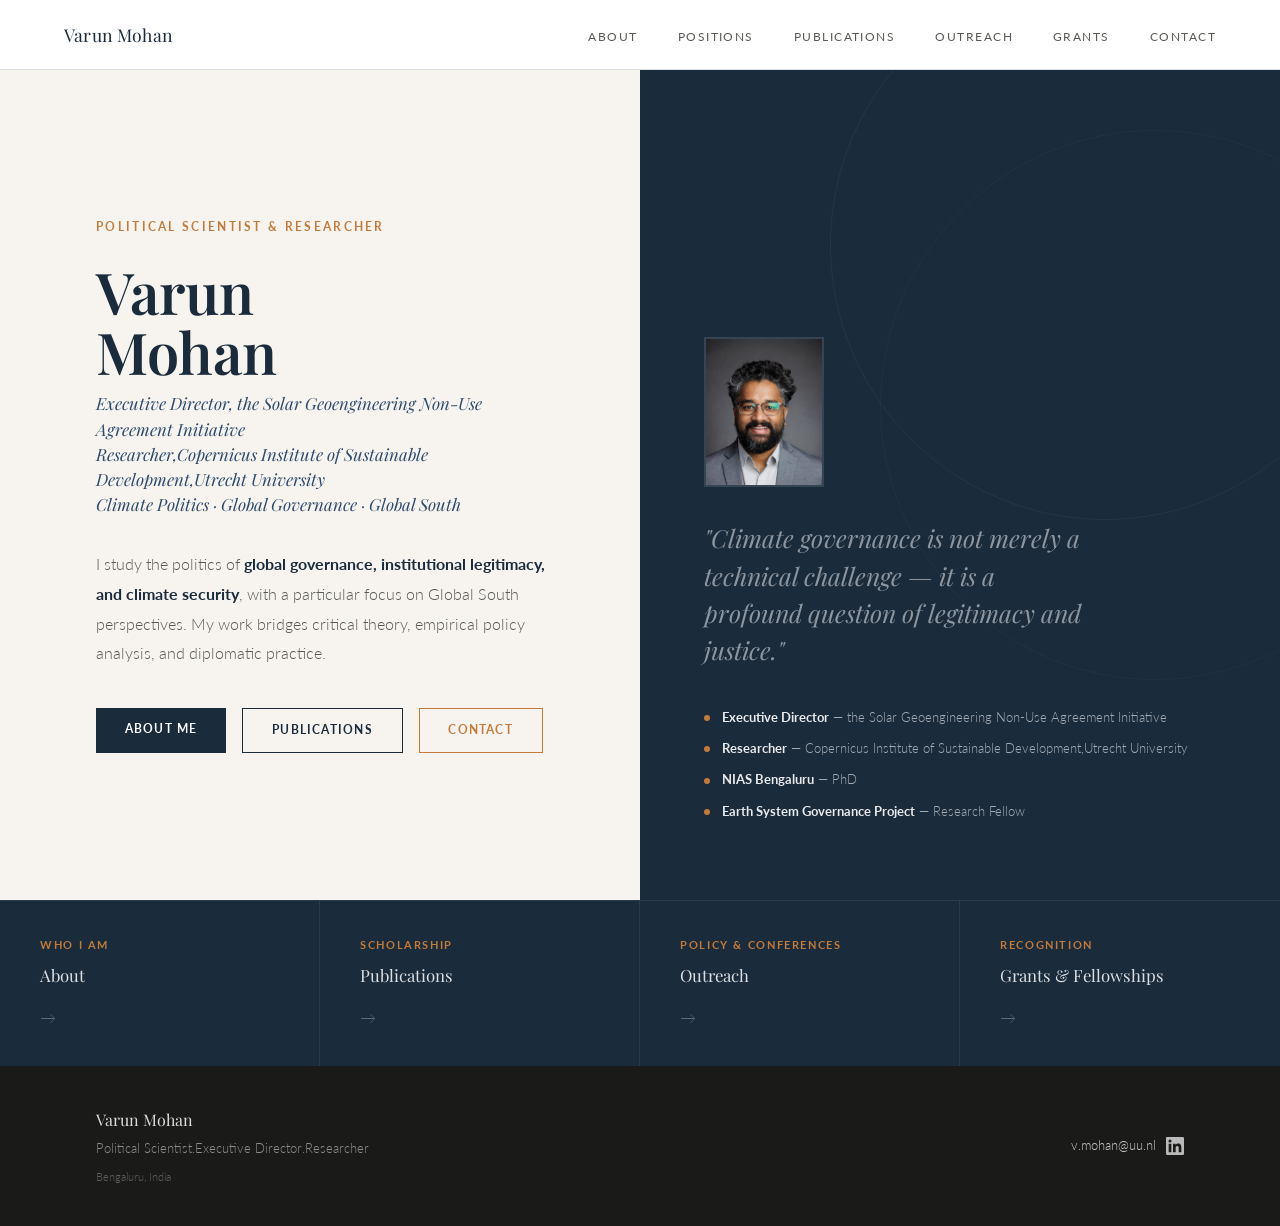
<file: index.html>
<!DOCTYPE html>
<html lang="en">
<head>
<meta charset="UTF-8">
<meta name="viewport" content="width=device-width, initial-scale=1.0">
<title>Varun Mohan PhD | Political Scientist</title>
<link rel="stylesheet" href="style.css">
<style>
  /* HOME-SPECIFIC: full-height hero split */
  .hero {
    min-height: calc(100vh - 70px);
    display: grid;
    grid-template-columns: 1fr 1fr;
  }

  .hero-content {
    display: flex;
    flex-direction: column;
    justify-content: center;
    padding: 6rem 5rem 6rem 6rem;
    background: var(--light-bg);
  }

  .hero-eyebrow {
    font-size: 0.72rem;
    font-weight: 700;
    letter-spacing: 0.2em;
    text-transform: uppercase;
    color: var(--accent);
    margin-bottom: 1.5rem;
  }

  .hero-name {
    font-family: 'Playfair Display', serif;
    font-size: clamp(2.8rem, 4.5vw, 4.4rem);
    font-weight: 600;
    line-height: 1.05;
    color: var(--deep);
    margin-bottom: 0.6rem;
  }

  .hero-subtitle {
    font-family: 'Playfair Display', serif;
    font-size: 1.05rem;
    font-style: italic;
    color: var(--mid);
    margin-bottom: 2rem;
    line-height: 1.5;
  }

  .hero-bio {
    font-size: 1rem;
    color: var(--text-muted);
    line-height: 1.85;
    max-width: 460px;
    margin-bottom: 2.5rem;
  }
  .hero-bio strong { color: var(--deep); font-weight: 700; }

  .hero-buttons {
    display: flex;
    gap: 1rem;
    flex-wrap: wrap;
  }

  /* Right panel */
  .hero-visual {
    background: var(--deep);
    position: relative;
    overflow: hidden;
    display: flex;
    align-items: flex-end;
    padding: 5rem 4rem;
  }

  .hero-visual::before {
    content: '';
    position: absolute;
    top: -100px; right: -100px;
    width: 550px; height: 550px;
    border: 1px solid rgba(255,255,255,0.05);
    border-radius: 50%;
    pointer-events: none;
  }
  .hero-visual::after {
    content: '';
    position: absolute;
    top: 60px; right: -150px;
    width: 550px; height: 550px;
    border: 1px solid rgba(255,255,255,0.03);
    border-radius: 50%;
    pointer-events: none;
  }

  .hero-visual-inner { position: relative; z-index: 2; width: 100%; }

  .hero-quote {
    font-family: 'Playfair Display', serif;
    font-size: 1.55rem;
    font-style: italic;
    color: rgba(255,255,255,0.5);
    line-height: 1.5;
    margin-bottom: 2.5rem;
    max-width: 380px;
  }

  .affil-list { display: flex; flex-direction: column; gap: 0.8rem; }
  .affil-item { display: flex; align-items: flex-start; gap: 0.75rem; }
  .affil-dot { width: 6px; height: 6px; border-radius: 50%; background: var(--accent); flex-shrink: 0; margin-top: 0.45rem; }
  .affil-text { font-size: 0.82rem; color: rgba(255,255,255,0.6); line-height: 1.4; }
  .affil-text strong { color: rgba(255,255,255,0.9); font-weight: 700; }

  /* Quick links strip */
  .quicklinks {
    background: var(--deep);
    display: grid;
    grid-template-columns: repeat(4, 1fr);
    border-top: 1px solid rgba(255,255,255,0.08);
  }

  .ql-item {
    padding: 2.2rem 2.5rem;
    border-right: 1px solid rgba(255,255,255,0.08);
    text-decoration: none;
    display: flex;
    flex-direction: column;
    gap: 0.4rem;
    transition: background 0.2s;
  }
  .ql-item:last-child { border-right: none; }
  .ql-item:hover { background: rgba(255,255,255,0.05); }

  .ql-label {
    font-size: 0.68rem;
    font-weight: 700;
    letter-spacing: 0.15em;
    text-transform: uppercase;
    color: var(--accent);
  }
  .ql-title {
    font-family: 'Playfair Display', serif;
    font-size: 1.05rem;
    color: rgba(255,255,255,0.85);
  }
  .ql-arrow {
    font-size: 1rem;
    color: rgba(255,255,255,0.3);
    margin-top: 0.5rem;
    transition: transform 0.2s, color 0.2s;
  }
  .ql-item:hover .ql-arrow { transform: translateX(4px); color: var(--accent); }

  @media (max-width: 900px) {
    .hero { grid-template-columns: 1fr; }
    .hero-content { padding: 4rem 2rem; }
    .hero-visual { min-height: 42vh; padding: 3rem 2rem; }
    .quicklinks { grid-template-columns: 1fr 1fr; }
    .ql-item { padding: 1.5rem 1.5rem; }
    .ql-item:nth-child(2) { border-right: none; }
    .ql-item:nth-child(1), .ql-item:nth-child(2) { border-bottom: 1px solid rgba(255,255,255,0.08); }
  }
</style>
</head>
<body>

<nav>
  <a href="index.html" class="nav-brand">Varun Mohan</a>
  <ul class="nav-links">
    <li><a href="about.html">About</a></li>
    <li><a href="positions.html">Positions</a></li>
    <li><a href="publications.html">Publications</a></li>
    <li><a href="outreach.html">Outreach</a></li>
    <li><a href="grants.html">Grants</a></li>
    <li><a href="mailto:v.mohan@uu.nl">Contact</a></li>
  </ul>
</nav>

<div class="page-wrapper" style="padding-top:70px;">
  <div class="hero">
    <div class="hero-content">
      <p class="hero-eyebrow fade-up">Political Scientist &amp; Researcher</p>
      <h1 class="hero-name fade-up delay-1">Varun<br>Mohan</h1>
      <p class="hero-subtitle fade-up delay-2">Executive Director, the Solar Geoengineering Non-Use Agreement Initiative<br>Researcher,Copernicus Institute of Sustainable Development,Utrecht University<br>Climate Politics · Global Governance · Global South</p>
      <p class="hero-bio fade-up delay-3">
        I study the politics of <strong>global governance, institutional legitimacy, and climate security</strong>, with a particular focus on Global South perspectives. My work bridges critical theory, empirical policy analysis, and diplomatic practice.
      </p>
      <div class="hero-buttons fade-up delay-4">
        <a href="about.html" class="btn-primary">About Me</a>
        <a href="publications.html" class="btn-outline">Publications</a>
        <a href="mailto:v.mohan@uu.nl" class="btn-accent">Contact</a>
      </div>
    </div>

    <div class="hero-visual">
      <div class="hero-visual-inner">
        <div style="width:120px; height:150px; overflow:hidden; margin-bottom:2rem; border:2px solid rgba(255,255,255,0.12);">
          <img src="VarunAbout.jpg" alt="Varun Mohan" style="width:100%; height:100%; object-fit:cover; object-position:center top; display:block;">
        </div>
        <p class="hero-quote">"Climate governance is not merely a technical challenge — it is a profound question of legitimacy and justice."</p>
        <div class="affil-list">
          <div class="affil-item">
            <div class="affil-dot"></div>
            <p class="affil-text"><strong>Executive Director</strong> — the Solar Geoengineering Non-Use Agreement Initiative</p>
          </div>
            <div class="affil-item">
            <div class="affil-dot"></div>
            <p class="affil-text"><strong>Researcher</strong> — Copernicus Institute of Sustainable Development,Utrecht University</p>
          </div>
          <div class="affil-item">
            <div class="affil-dot"></div>
            <p class="affil-text"><strong>NIAS Bengaluru</strong> — PhD</p>
          </div>
          <div class="affil-item">
            <div class="affil-dot"></div>
            <p class="affil-text"><strong>Earth System Governance Project</strong> — Research Fellow</p>
          </div>
        </div>
      </div>
    </div>
  </div>

  <!-- Quick navigation strip -->
  <div class="quicklinks">
    <a href="about.html" class="ql-item">
      <span class="ql-label">Who I Am</span>
      <span class="ql-title">About</span>
      <span class="ql-arrow">→</span>
    </a>
    <a href="publications.html" class="ql-item">
      <span class="ql-label">Scholarship</span>
      <span class="ql-title">Publications</span>
      <span class="ql-arrow">→</span>
    </a>
    <a href="outreach.html" class="ql-item">
      <span class="ql-label">Policy &amp; Conferences</span>
      <span class="ql-title">Outreach</span>
      <span class="ql-arrow">→</span>
    </a>
    <a href="grants.html" class="ql-item">
      <span class="ql-label">Recognition</span>
      <span class="ql-title">Grants &amp; Fellowships</span>
      <span class="ql-arrow">→</span>
    </a>
  </div>
</div>

<footer>
  <div>
    <p class="footer-name">Varun Mohan</p>
    <p>Political Scientist.Executive Director.Researcher</p>
    <p style="margin-top:0.5rem; font-size:0.7rem; color:rgba(255,255,255,0.3);">Bengaluru, India</p>
  </div>
  <div style="text-align:right;">
  <div class="footer-contact-row">
    <p><a href="mailto:v.mohan@uu.nl">v.mohan@uu.nl</a></p>
    <a href="https://www.linkedin.com/in/varun-mohan-08917125/"
       target="_blank"
       rel="noopener noreferrer"
       title="LinkedIn Profile"
       class="footer-linkedin">
      <svg xmlns="http://www.w3.org/2000/svg" width="18" height="18" viewBox="0 0 24 24" fill="#ffffff">
        <path d="M20.447 20.452h-3.554v-5.569c0-1.328-.027-3.037-1.852-3.037-1.853 0-2.136 1.445-2.136 2.939v5.667H9.351V9h3.414v1.561h.046c.477-.9 1.637-1.85 3.37-1.85 3.601 0 4.267 2.37 4.267 5.455v6.286zM5.337 7.433a2.062 2.062 0 0 1-2.063-2.065 2.064 2.064 0 1 1 2.063 2.065zm1.782 13.019H3.555V9h3.564v11.452zM22.225 0H1.771C.792 0 0 .774 0 .729v20.542C0 23.227.792 24 1.771 24h20.451C23.2 24 24 23.227 24 22.271V1.729C24 .774 23.2 0 22.222 0h.003z"/>
      </svg>
    </a>
  </div>
</div>
</footer>

</body>
</html>
</file>
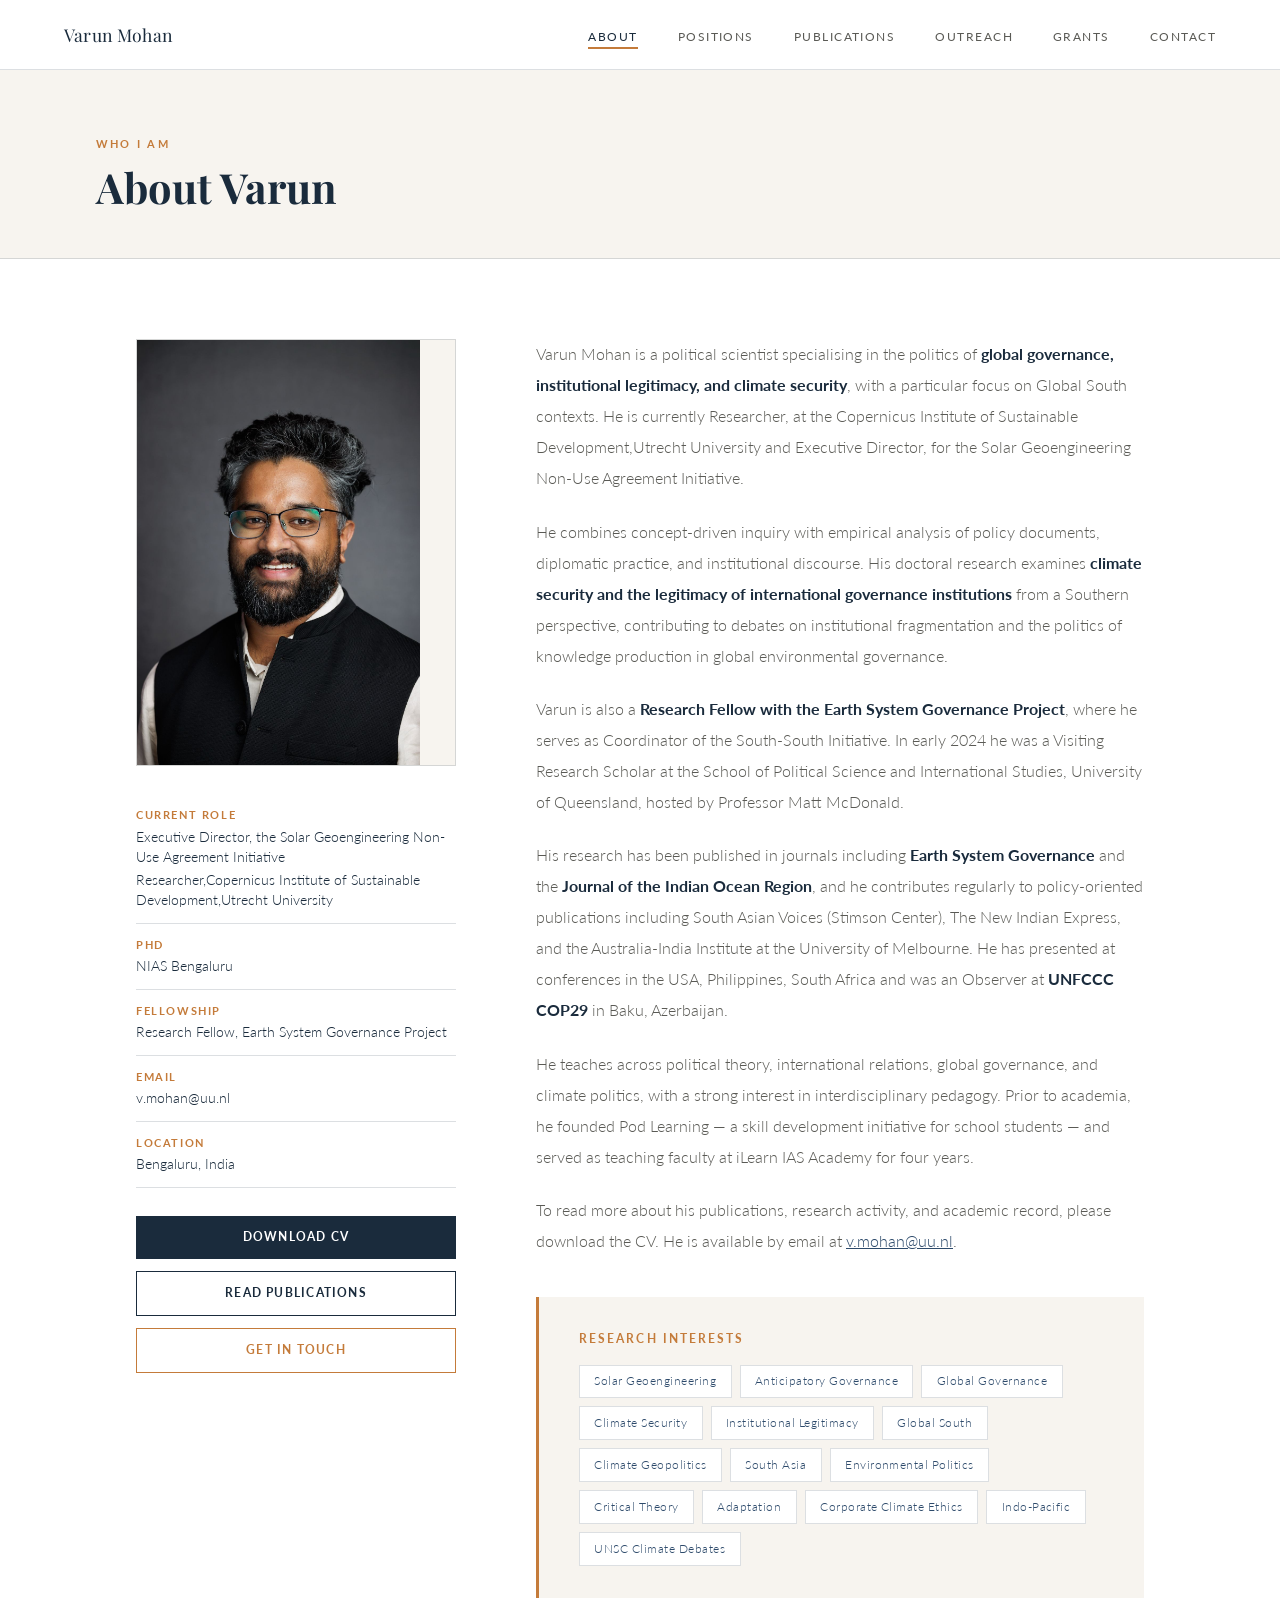
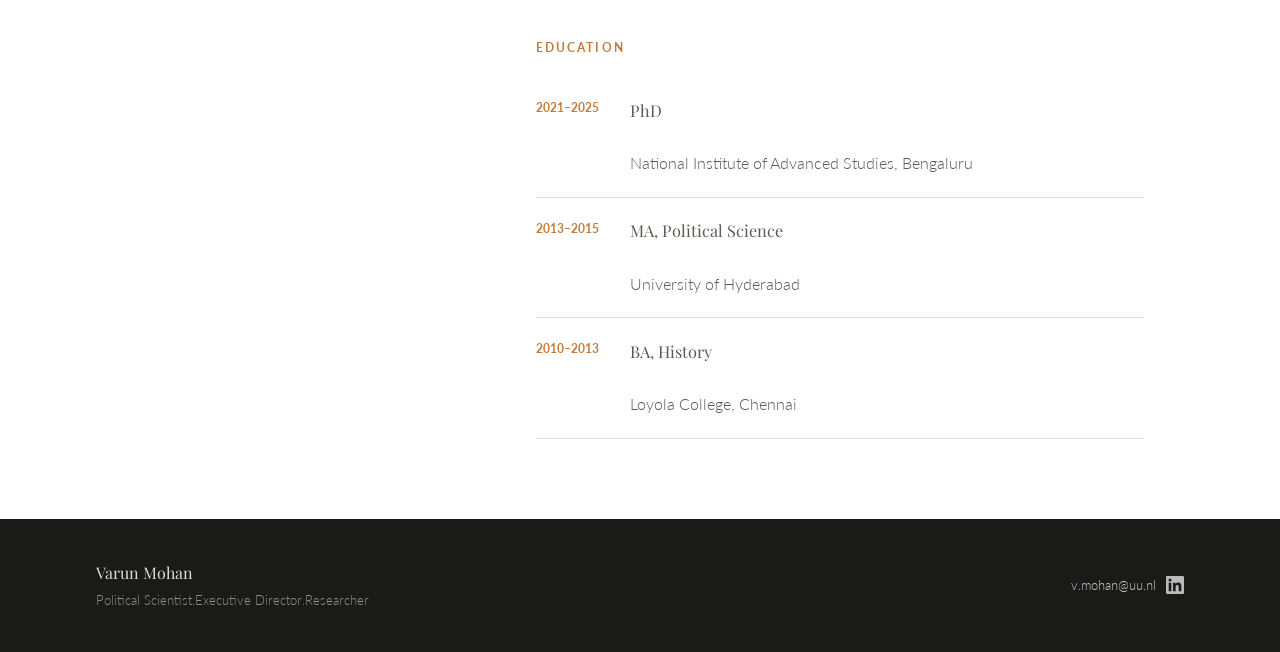
<file: about.html>
<!DOCTYPE html>
<html lang="en">
<head>
<meta charset="UTF-8">
<meta name="viewport" content="width=device-width, initial-scale=1.0">
<title>About — Varun Mohan</title>
<link rel="stylesheet" href="style.css">
<style>
  .about-layout {
    display: grid;
    grid-template-columns: 320px 1fr;
    gap: 5rem;
    padding: 5rem 6rem;
    max-width: 1200px;
    margin: 0 auto;
    align-items: start;
  }

  /* LEFT: photo + quick info */
  .about-left { position: sticky; top: 100px; }

  .photo-frame {
    width: 100%;
    aspect-ratio: 3/4;
    background: var(--light-bg);
    border: 1px solid var(--border);
    margin-bottom: 1.75rem;
    overflow: hidden;
    position: relative;
  }

  .photo-placeholder {
    width: 100%;
    height: 100%;
    display: flex;
    flex-direction: column;
    align-items: center;
    justify-content: center;
    gap: 1rem;
    color: var(--text-muted);
  }

  .photo-placeholder svg {
    width: 64px; height: 64px;
    opacity: 0.3;
  }

  .photo-placeholder p {
    font-size: 0.78rem;
    letter-spacing: 0.08em;
    text-align: center;
    padding: 0 1.5rem;
    line-height: 1.5;
    opacity: 0.6;
  }

  /* If a real photo is added: */
  .photo-frame img {
   src="VarunAbout.jpg"
    width: 100%; height: 100%;
    object-fit: cover;
    display: block;
  }

  .quick-info {
    display: flex;
    flex-direction: column;
    gap: 0;
  }

  .qi-item {
    padding: 0.75rem 0;
    border-bottom: 1px solid var(--border);
    display: flex;
    flex-direction: column;
    gap: 0.15rem;
  }

  .qi-label {
    font-size: 0.67rem;
    font-weight: 700;
    letter-spacing: 0.15em;
    text-transform: uppercase;
    color: var(--accent);
  }

  .qi-value {
    font-size: 0.88rem;
    color: var(--deep);
    text-decoration: none;
    line-height: 1.45;
  }

  .qi-value:hover { color: var(--accent); }

  .left-actions {
    margin-top: 1.75rem;
    display: flex;
    flex-direction: column;
    gap: 0.75rem;
  }

  .left-actions a {
    display: block;
    text-align: center;
  }

  /* RIGHT: bio */
  .about-right {}

  .about-right p {
    font-size: 1.02rem;
    color: var(--text-muted);
    line-height: 1.9;
    margin-bottom: 1.4rem;
  }

  .about-right p strong {
    color: var(--deep);
    font-weight: 700;
  }

  .about-right p:last-child { margin-bottom: 0; }

  .research-focus {
    margin-top: 2.5rem;
    padding: 2rem 2.5rem;
    background: var(--light-bg);
    border-left: 3px solid var(--accent);
  }

  .research-focus h3 {
    font-size: 0.72rem;
    font-weight: 700;
    letter-spacing: 0.18em;
    text-transform: uppercase;
    color: var(--accent);
    margin-bottom: 1rem;
  }

  .tag-cloud {
    display: flex;
    flex-wrap: wrap;
    gap: 0.5rem;
  }

  .tag {
    padding: 0.35rem 0.9rem;
    border: 1px solid var(--border);
    font-size: 0.76rem;
    letter-spacing: 0.04em;
    color: var(--mid);
    background: var(--white);
    transition: all 0.2s;
  }

  .tag:hover { background: var(--deep); color: var(--white); border-color: var(--deep); }

  .edu-block {
    margin-top: 2.5rem;
  }

  .edu-block h3 {
    font-size: 0.72rem;
    font-weight: 700;
    letter-spacing: 0.18em;
    text-transform: uppercase;
    color: var(--accent);
    margin-bottom: 1.25rem;
  }

  .edu-item {
    display: flex;
    gap: 1.5rem;
    padding: 1.1rem 0;
    border-bottom: 1px solid var(--border);
    align-items: start;
  }

  .edu-year {
    font-size: 0.78rem;
    font-weight: 700;
    color: var(--accent);
    min-width: 70px;
    padding-top: 0.15rem;
  }

  .edu-degree {
    font-family: 'Playfair Display', serif;
    font-size: 0.95rem;
    color: var(--deep);
    margin-bottom: 0.15rem;
  }

  .edu-institution {
    font-size: 0.83rem;
    color: var(--text-muted);
  }

  @media (max-width: 900px) {
    .about-layout { grid-template-columns: 1fr; padding: 3rem 2rem; gap: 3rem; }
    .about-left { position: static; }
    .photo-frame { max-width: 280px; }
    .left-actions { flex-direction: row; flex-wrap: wrap; }
    .left-actions a { flex: 1; min-width: 140px; }
  }
</style>
</head>
<body>

<nav>
  <a href="index.html" class="nav-brand">Varun Mohan</a>
  <ul class="nav-links">
    <li><a href="about.html" class="active">About</a></li>
    <li><a href="positions.html">Positions</a></li>
    <li><a href="publications.html">Publications</a></li>
    <li><a href="outreach.html">Outreach</a></li>
    <li><a href="grants.html">Grants</a></li>
    <li><a href="mailto:v.mohan@uu.nl">Contact</a></li>
  </ul>
</nav>

<div class="page-wrapper">
  <div class="page-header">
    <p class="page-eyebrow fade-up">Who I Am</p>
    <h1 class="page-title fade-up delay-1">About Varun</h1>
  </div>

  <div class="about-layout">

    <!-- LEFT COLUMN -->
    <aside class="about-left fade-up delay-2">
      <div class="photo-frame">
        <img src="VarunRename.jpg" alt="Varun Mohan">
      </div>

      <div class="quick-info">
        <div class="qi-item">
          <span class="qi-label">Current Role</span>
          <span class="qi-value">Executive Director, the Solar Geoengineering Non-Use Agreement Initiative</span>
          <span class="qi-value">Researcher,Copernicus Institute of Sustainable Development,Utrecht University</span>
        </div>
        <div class="qi-item">
          <span class="qi-label">PhD</span>
          <span class="qi-value">NIAS Bengaluru</span>
        </div>
        <div class="qi-item">
          <span class="qi-label">Fellowship</span>
          <span class="qi-value">Research Fellow, Earth System Governance Project</span>
        </div>
        <div class="qi-item">
          <span class="qi-label">Email</span>
          <a href="mailto:v.mohan@uu.nl" class="qi-value">v.mohan@uu.nl</a>
        </div>
         <div class="qi-item">
          <span class="qi-label">Location</span>
          <span class="qi-value">Bengaluru, India</span>
        </div>
      </div>

      <div class="left-actions">
        <a href="CV_2026_July.pdf" download="VarunMohan_CV.pdf" class="btn-primary">Download CV</a>
        <a href="publications.html" class="btn-outline">Read Publications</a>
        <a href="mailto:v.mohan@uu.nl" class="btn-accent">Get in Touch</a>
      </div>
    </aside>

    <!-- RIGHT COLUMN -->
    <div class="about-right fade-up delay-3">
      <p>
        Varun Mohan is a political scientist specialising in the politics of <strong>global governance, institutional legitimacy, and climate security</strong>, with a particular focus on Global South contexts. He is currently Researcher, at the Copernicus Institute of Sustainable Development,Utrecht University and Executive Director,  for the Solar Geoengineering Non-Use Agreement Initiative.
      </p>

      <p>
        He combines concept-driven inquiry with empirical analysis of policy documents, diplomatic practice, and institutional discourse. His doctoral research examines <strong>climate security and the legitimacy of international governance institutions</strong> from a Southern perspective, contributing to debates on institutional fragmentation and the politics of knowledge production in global environmental governance.
      </p>

      <p>
        Varun is also a <strong>Research Fellow with the Earth System Governance Project</strong>, where he serves as Coordinator of the South-South Initiative. In early 2024 he was a Visiting Research Scholar at the School of Political Science and International Studies, University of Queensland, hosted by Professor Matt McDonald.
      </p>

      <p>
        His research has been published in journals including <strong>Earth System Governance</strong> and the <strong>Journal of the Indian Ocean Region</strong>, and he contributes regularly to policy-oriented publications including South Asian Voices (Stimson Center), The New Indian Express, and the Australia-India Institute at the University of Melbourne. He has presented at conferences in the USA, Philippines, South Africa and was an Observer at <strong>UNFCCC COP29</strong> in Baku, Azerbaijan.
      </p>

      <p>
        He teaches across political theory, international relations, global governance, and climate politics, with a strong interest in interdisciplinary pedagogy. Prior to academia, he founded Pod Learning — a skill development initiative for school students — and served as teaching faculty at iLearn IAS Academy for four years.
      </p>

      <p>
        To read more about his publications, research activity, and academic record, please download the CV. He is available by email at <a href="mailto:v.mohan@uu.nl" style="color:var(--mid); text-decoration:underline;">v.mohan@uu.nl</a>.
      </p>

      <div class="research-focus">
        <h3>Research Interests</h3>
        <div class="tag-cloud">
           <span class="tag">Solar Geoengineering</span>
          <span class="tag">Anticipatory Governance</span>
          <span class="tag">Global Governance</span>
          <span class="tag">Climate Security</span>
          <span class="tag">Institutional Legitimacy</span>
          <span class="tag">Global South</span>
          <span class="tag">Climate Geopolitics</span>
          <span class="tag">South Asia</span>
          <span class="tag">Environmental Politics</span>
          <span class="tag">Critical Theory</span>
          <span class="tag">Adaptation</span>
          <span class="tag">Corporate Climate Ethics</span>
          <span class="tag">Indo-Pacific</span>
          <span class="tag">UNSC Climate Debates</span>
        </div>
      </div>

      <div class="edu-block">
        <h3>Education</h3>
        <div class="edu-item">
          <span class="edu-year">2021–2025</span>
          <div>
            <p class="edu-degree">PhD</p>
            <p class="edu-institution">National Institute of Advanced Studies, Bengaluru</p>
          </div>
        </div>
        <div class="edu-item">
          <span class="edu-year">2013–2015</span>
          <div>
            <p class="edu-degree">MA, Political Science</p>
            <p class="edu-institution">University of Hyderabad</p>
          </div>
        </div>
        <div class="edu-item">
          <span class="edu-year">2010–2013</span>
          <div>
            <p class="edu-degree">BA, History</p>
            <p class="edu-institution">Loyola College, Chennai</p>
          </div>
        </div>
      </div>
    </div>

  </div>
</div>

<footer>
  <div>
    <p class="footer-name">Varun Mohan</p>
    <p>Political Scientist.Executive Director.Researcher</p>
  </div>
  <div style="text-align:right;">
  <div class="footer-contact-row">
    <p><a href="mailto:v.mohan@uu.nl">v.mohan@uu.nl</a></p>
    <a href="https://www.linkedin.com/in/varun-mohan-08917125/"
       target="_blank"
       rel="noopener noreferrer"
       title="LinkedIn Profile"
       class="footer-linkedin">
      <svg xmlns="http://www.w3.org/2000/svg" width="18" height="18" viewBox="0 0 24 24" fill="#ffffff">
        <path d="M20.447 20.452h-3.554v-5.569c0-1.328-.027-3.037-1.852-3.037-1.853 0-2.136 1.445-2.136 2.939v5.667H9.351V9h3.414v1.561h.046c.477-.9 1.637-1.85 3.37-1.85 3.601 0 4.267 2.37 4.267 5.455v6.286zM5.337 7.433a2.062 2.062 0 0 1-2.063-2.065 2.064 2.064 0 1 1 2.063 2.065zm1.782 13.019H3.555V9h3.564v11.452zM22.225 0H1.771C.792 0 0 .774 0 .729v20.542C0 23.227.792 24 1.771 24h20.451C23.2 24 24 23.227 24 22.271V1.729C24 .774 23.2 0 22.222 0h.003z"/>
      </svg>
    </a>
  </div>
</div>
</footer>

</body>
</html>
</file>
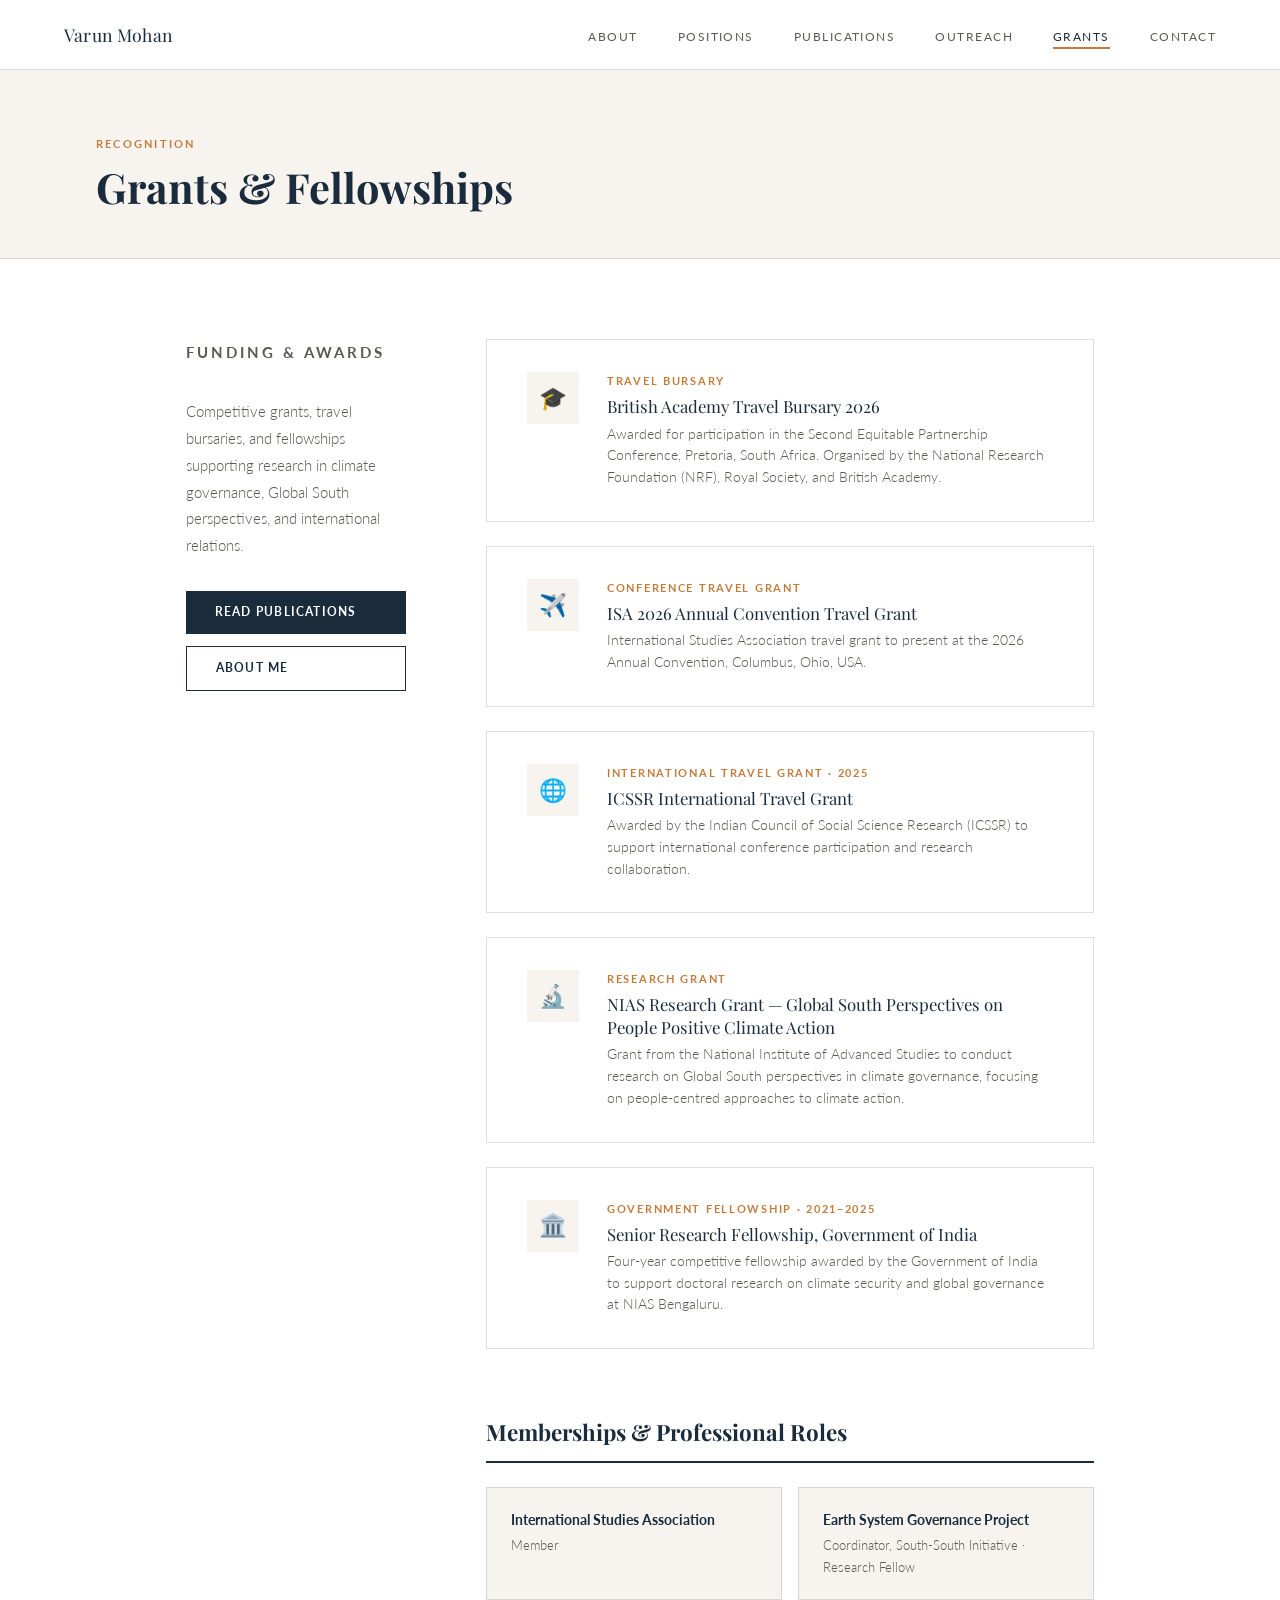
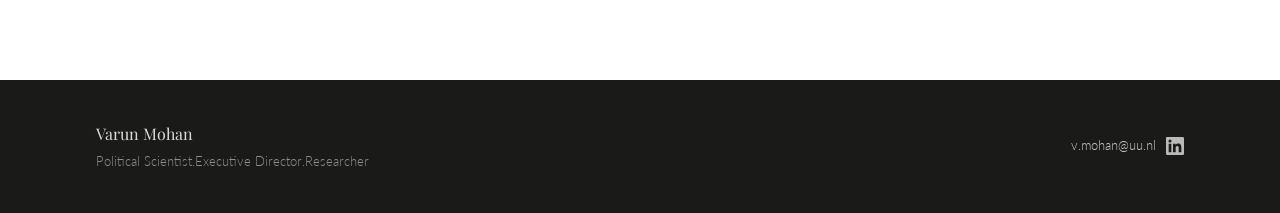
<file: grants.html>
<!DOCTYPE html>
<html lang="en">
<head>
<meta charset="UTF-8">
<meta name="viewport" content="width=device-width, initial-scale=1.0">
<title>Grants &amp; Fellowships — Varun Mohan</title>
<link rel="stylesheet" href="style.css">
<style>
  .grants-layout {
    padding: 5rem 6rem;
    max-width: 1100px;
    margin: 0 auto;
    display: grid;
    grid-template-columns: 220px 1fr;
    gap: 5rem;
    align-items: start;
  }

  .grants-sidebar {
    position: sticky;
    top: 100px;
  }

  .grants-sidebar p {
    font-size: 0.93rem;
    color: var(--text-muted);
    line-height: 1.8;
    margin-bottom: 2rem;
  }

  /* Grant cards */
  .grants-list {
    display: flex;
    flex-direction: column;
    gap: 1.5rem;
  }

  .grant-card {
    padding: 2rem 2.5rem;
    border: 1px solid var(--border);
    background: var(--white);
    display: grid;
    grid-template-columns: 56px 1fr;
    gap: 1.5rem;
    align-items: start;
    transition: box-shadow 0.2s, border-color 0.2s;
  }

  .grant-card:hover {
    border-color: var(--accent);
    box-shadow: 0 4px 24px rgba(26,43,60,0.06);
  }

  .grant-icon-wrap {
    width: 52px; height: 52px;
    background: var(--light-bg);
    display: flex;
    align-items: center;
    justify-content: center;
    font-size: 1.4rem;
    flex-shrink: 0;
  }

  .grant-type {
    font-size: 0.67rem;
    font-weight: 700;
    letter-spacing: 0.16em;
    text-transform: uppercase;
    color: var(--accent);
    margin-bottom: 0.3rem;
  }

  .grant-name {
    font-family: 'Playfair Display', serif;
    font-size: 1.05rem;
    color: var(--deep);
    line-height: 1.35;
    margin-bottom: 0.35rem;
  }

  .grant-body {
    font-size: 0.85rem;
    color: var(--text-muted);
    line-height: 1.6;
  }

  /* Memberships section */
  .memberships {
    margin-top: 4rem;
  }

  .memberships h2 {
    font-family: 'Playfair Display', serif;
    font-size: 1.4rem;
    color: var(--deep);
    margin-bottom: 1.5rem;
    padding-bottom: 0.6rem;
    border-bottom: 2px solid var(--deep);
  }

  .mem-grid {
    display: grid;
    grid-template-columns: repeat(auto-fit, minmax(240px, 1fr));
    gap: 1rem;
  }

  .mem-item {
    padding: 1.25rem 1.5rem;
    background: var(--light-bg);
    border: 1px solid var(--border);
  }

  .mem-name {
    font-size: 0.9rem;
    font-weight: 700;
    color: var(--deep);
  }

  .mem-role {
    font-size: 0.8rem;
    color: var(--text-muted);
    margin-top: 0.2rem;
  }

  @media (max-width: 900px) {
    .grants-layout { grid-template-columns: 1fr; padding: 3rem 2rem; gap: 2rem; }
    .grants-sidebar { position: static; }
    .grant-card { grid-template-columns: 1fr; }
  }
</style>
</head>
<body>

<nav>
  <a href="index.html" class="nav-brand">Varun Mohan</a>
  <ul class="nav-links">
    <li><a href="about.html">About</a></li>
    <li><a href="positions.html">Positions</a></li>
    <li><a href="publications.html">Publications</a></li>
    <li><a href="outreach.html">Outreach</a></li>
    <li><a href="grants.html" class="active">Grants</a></li>
    <li><a href="mailto:varun.mohan@reva.edu.in">Contact</a></li>
  </ul>
</nav>

<div class="page-wrapper">
  <div class="page-header">
    <p class="page-eyebrow fade-up">Recognition</p>
    <h1 class="page-title fade-up delay-1">Grants &amp; Fellowships</h1>
  </div>

  <div class="grants-layout">

    <aside class="grants-sidebar fade-up delay-2">
      <p class="section-label">Funding &amp; Awards</p>
      <p>Competitive grants, travel bursaries, and fellowships supporting research in climate governance, Global South perspectives, and international relations.</p>
      <div style="display:flex; flex-direction:column; gap:0.75rem;">
        <a href="publications.html" class="btn-primary">Read Publications</a>
        <a href="about.html" class="btn-outline">About Me</a>
      </div>
    </aside>

    <div class="fade-up delay-3">
      <div class="grants-list">

        <div class="grant-card">
          <div class="grant-icon-wrap">🎓</div>
          <div>
            <p class="grant-type">Travel Bursary</p>
            <p class="grant-name">British Academy Travel Bursary 2026</p>
            <p class="grant-body">Awarded for participation in the Second Equitable Partnership Conference, Pretoria, South Africa. Organised by the National Research Foundation (NRF), Royal Society, and British Academy.</p>
          </div>
        </div>

        <div class="grant-card">
          <div class="grant-icon-wrap">✈️</div>
          <div>
            <p class="grant-type">Conference Travel Grant</p>
            <p class="grant-name">ISA 2026 Annual Convention Travel Grant</p>
            <p class="grant-body">International Studies Association travel grant to present at the 2026 Annual Convention, Columbus, Ohio, USA.</p>
          </div>
        </div>

        <div class="grant-card">
          <div class="grant-icon-wrap">🌐</div>
          <div>
            <p class="grant-type">International Travel Grant · 2025</p>
            <p class="grant-name">ICSSR International Travel Grant</p>
            <p class="grant-body">Awarded by the Indian Council of Social Science Research (ICSSR) to support international conference participation and research collaboration.</p>
          </div>
        </div>

        <div class="grant-card">
          <div class="grant-icon-wrap">🔬</div>
          <div>
            <p class="grant-type">Research Grant</p>
            <p class="grant-name">NIAS Research Grant — Global South Perspectives on People Positive Climate Action</p>
            <p class="grant-body">Grant from the National Institute of Advanced Studies to conduct research on Global South perspectives in climate governance, focusing on people-centred approaches to climate action.</p>
          </div>
        </div>

        <div class="grant-card">
          <div class="grant-icon-wrap">🏛️</div>
          <div>
            <p class="grant-type">Government Fellowship · 2021–2025</p>
            <p class="grant-name">Senior Research Fellowship, Government of India</p>
            <p class="grant-body">Four-year competitive fellowship awarded by the Government of India to support doctoral research on climate security and global governance at NIAS Bengaluru.</p>
          </div>
        </div>

      </div>

      <!-- Memberships -->
      <div class="memberships">
        <h2>Memberships &amp; Professional Roles</h2>
        <div class="mem-grid">
          <div class="mem-item">
            <p class="mem-name">International Studies Association</p>
            <p class="mem-role">Member</p>
          </div>
          <div class="mem-item">
            <p class="mem-name">Earth System Governance Project</p>
            <p class="mem-role">Coordinator, South-South Initiative · Research Fellow</p>
          </div>
        </div>
      </div>
    </div>

  </div>
</div>

<footer>
  <div>
    <p class="footer-name">Varun Mohan</p>
    <p>Political Scientist.Executive Director.Researcher</p>
  </div>
   <div style="text-align:right;">
  <div class="footer-contact-row">
    <p><a href="mailto:v.mohan@uu.nl">v.mohan@uu.nl</a></p>
    <a href="https://www.linkedin.com/in/varun-mohan-08917125/"
       target="_blank"
       rel="noopener noreferrer"
       title="LinkedIn Profile"
       class="footer-linkedin">
      <svg xmlns="http://www.w3.org/2000/svg" width="18" height="18" viewBox="0 0 24 24" fill="#ffffff">
        <path d="M20.447 20.452h-3.554v-5.569c0-1.328-.027-3.037-1.852-3.037-1.853 0-2.136 1.445-2.136 2.939v5.667H9.351V9h3.414v1.561h.046c.477-.9 1.637-1.85 3.37-1.85 3.601 0 4.267 2.37 4.267 5.455v6.286zM5.337 7.433a2.062 2.062 0 0 1-2.063-2.065 2.064 2.064 0 1 1 2.063 2.065zm1.782 13.019H3.555V9h3.564v11.452zM22.225 0H1.771C.792 0 0 .774 0 .729v20.542C0 23.227.792 24 1.771 24h20.451C23.2 24 24 23.227 24 22.271V1.729C24 .774 23.2 0 22.222 0h.003z"/>
      </svg>
    </a>
  </div>
</div>
</footer>
</body>
</html>
</file>
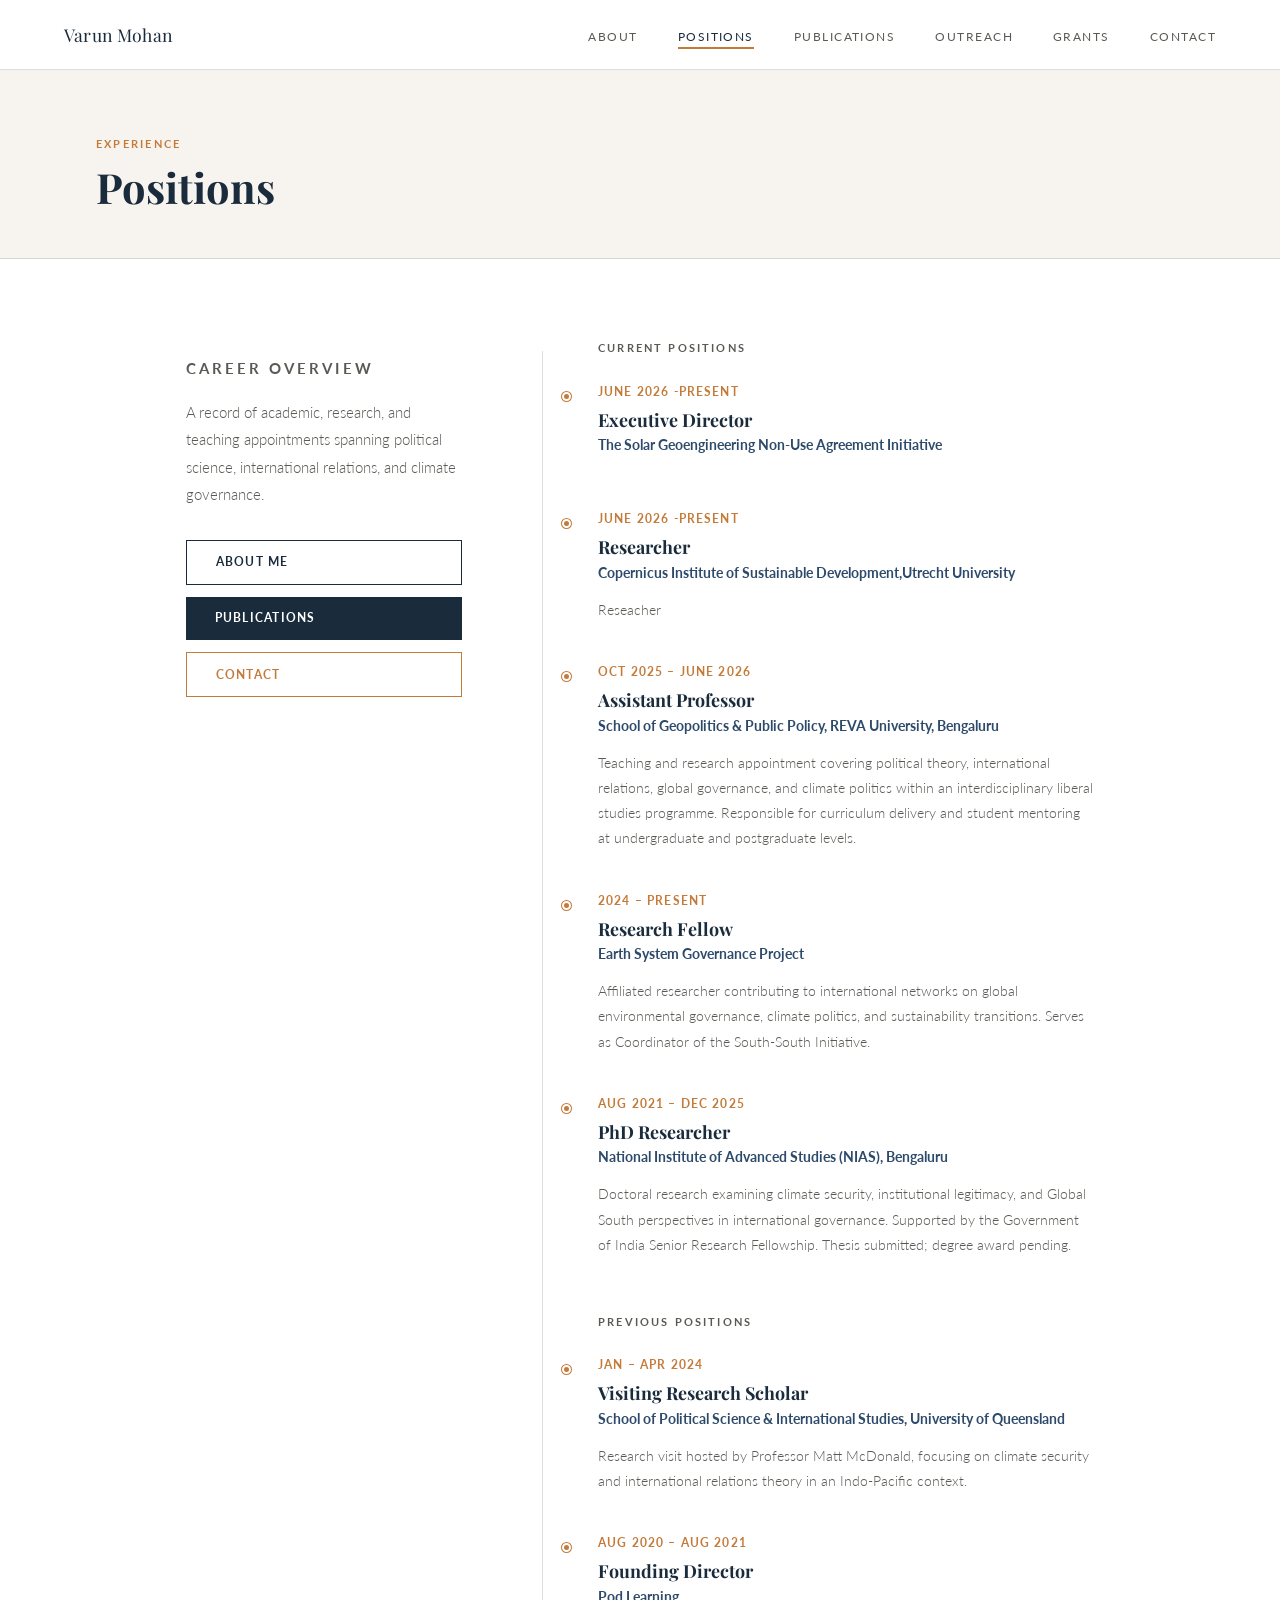
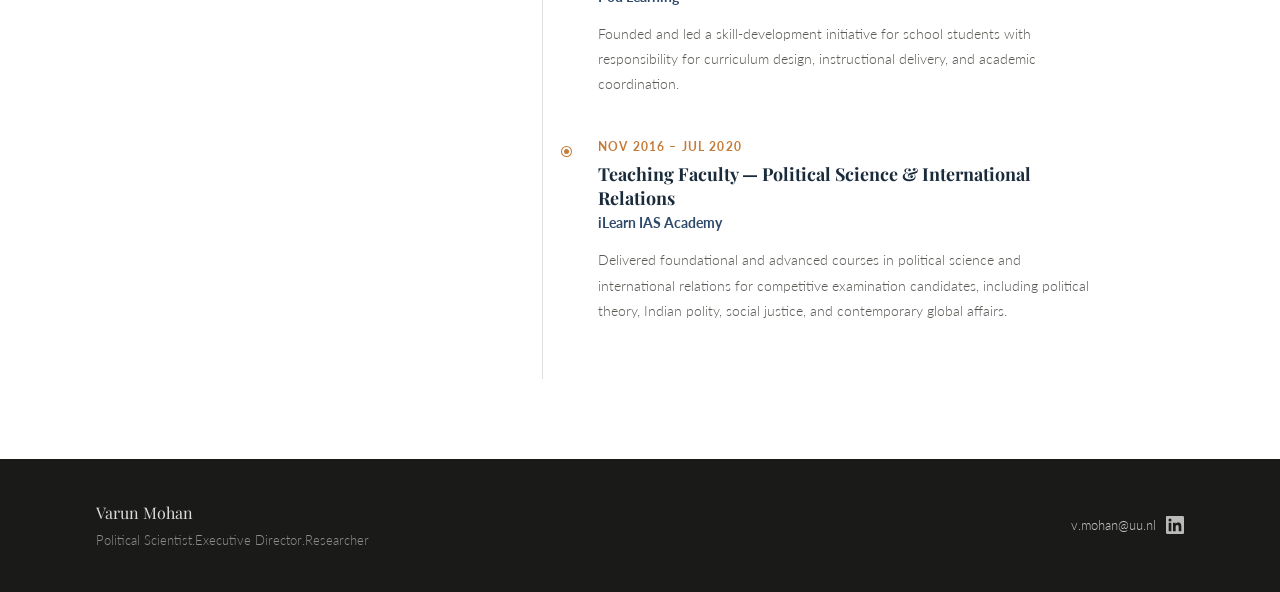
<file: positions.html>
<!DOCTYPE html>
<html lang="en">
<head>
<meta charset="UTF-8">
<meta name="viewport" content="width=device-width, initial-scale=1.0">
<title>Positions — Varun Mohan</title>
<link rel="stylesheet" href="style.css">
<style>
  .positions-layout {
    padding: 5rem 6rem;
    max-width: 1100px;
    margin: 0 auto;
    display: grid;
    grid-template-columns: 1fr 2fr;
    gap: 5rem;
    align-items: start;
  }

  .pos-intro {
    position: sticky;
    top: 100px;
  }

  .pos-intro p {
    font-size: 0.95rem;
    color: var(--text-muted);
    line-height: 1.8;
    margin-top: 1rem;
  }

  /* Timeline */
  .timeline {
    position: relative;
    padding-left: 1.5rem;
  }

  .timeline::before {
    content: '';
    position: absolute;
    left: 0; top: 12px; bottom: 0;
    width: 1px;
    background: var(--border);
  }

  .timeline-group {
    margin-bottom: 3.5rem;
  }

  .tg-label {
    font-size: 0.68rem;
    font-weight: 700;
    letter-spacing: 0.2em;
    text-transform: uppercase;
    color: var(--text-muted);
    margin-bottom: 1.5rem;
    padding-left: 2rem;
  }

  .timeline-item {
    position: relative;
    padding: 0 0 2.5rem 2rem;
  }

  .timeline-item:last-child { padding-bottom: 0; }

  .timeline-item::before {
    content: '';
    position: absolute;
    left: -4px;
    top: 10px;
    width: 9px; height: 9px;
    border-radius: 50%;
    background: var(--accent);
    border: 2px solid var(--white);
    box-shadow: 0 0 0 1px var(--accent);
  }

  .timeline-date {
    font-size: 0.72rem;
    font-weight: 700;
    letter-spacing: 0.1em;
    text-transform: uppercase;
    color: var(--accent);
    margin-bottom: 0.4rem;
  }

  .timeline-role {
    font-family: 'Playfair Display', serif;
    font-size: 1.12rem;
    color: var(--deep);
    margin-bottom: 0.2rem;
    line-height: 1.3;
  }

  .timeline-org {
    font-size: 0.85rem;
    color: var(--mid);
    font-weight: 700;
    margin-bottom: 0.75rem;
  }

  .timeline-desc {
    font-size: 0.9rem;
    color: var(--text-muted);
    line-height: 1.75;
    max-width: 560px;
  }

  @media (max-width: 900px) {
    .positions-layout { grid-template-columns: 1fr; padding: 3rem 2rem; gap: 2rem; }
    .pos-intro { position: static; }
  }
</style>
</head>
<body>

<nav>
  <a href="index.html" class="nav-brand">Varun Mohan</a>
  <ul class="nav-links">
    <li><a href="about.html">About</a></li>
    <li><a href="positions.html" class="active">Positions</a></li>
    <li><a href="publications.html">Publications</a></li>
    <li><a href="outreach.html">Outreach</a></li>
    <li><a href="grants.html">Grants</a></li>
    <li><a href="mailto:v.mohan@uu.nl">Contact</a></li>
  </ul>
</nav>

<div class="page-wrapper">
  <div class="page-header">
    <p class="page-eyebrow fade-up">Experience</p>
    <h1 class="page-title fade-up delay-1">Positions</h1>
  </div>

  <div class="positions-layout">

    <div class="pos-intro fade-up delay-2">
      <p class="section-label">Career Overview</p>
      <p>A record of academic, research, and teaching appointments spanning political science, international relations, and climate governance.</p>
      <div style="margin-top:2rem; display:flex; flex-direction:column; gap:0.75rem;">
        <a href="about.html" class="btn-outline">About Me</a>
        <a href="publications.html" class="btn-primary">Publications</a>
        <a href="mailto:v.mohan@uu.nl" class="btn-accent">Contact</a>
      </div>
    </div>

    <div class="timeline fade-up delay-3">

      <div class="timeline-group">
        <p class="tg-label">Current Positions</p>

          <div class="timeline-item">
          <p class="timeline-date">June 2026 -Present</p>
          <h3 class="timeline-role">Executive Director</h3>
          <p class="timeline-org">The Solar Geoengineering Non-Use Agreement Initiative</p>
        </div>

        <div class="timeline-item">
          <p class="timeline-date">June 2026 -Present</p>
          <h3 class="timeline-role">Researcher</h3>
          <p class="timeline-org">Copernicus Institute of Sustainable Development,Utrecht University</p>
          <p class="timeline-desc">Reseacher</p>
        </div>

        <div class="timeline-item">
          <p class="timeline-date">Oct 2025 – June 2026</p>
          <h3 class="timeline-role">Assistant Professor</h3>
          <p class="timeline-org">School of Geopolitics &amp; Public Policy, REVA University, Bengaluru</p>
          <p class="timeline-desc">Teaching and research appointment covering political theory, international relations, global governance, and climate politics within an interdisciplinary liberal studies programme. Responsible for curriculum delivery and student mentoring at undergraduate and postgraduate levels.</p>
        </div>

        <div class="timeline-item">
          <p class="timeline-date">2024 – Present</p>
          <h3 class="timeline-role">Research Fellow</h3>
          <p class="timeline-org">Earth System Governance Project</p>
          <p class="timeline-desc">Affiliated researcher contributing to international networks on global environmental governance, climate politics, and sustainability transitions. Serves as Coordinator of the South-South Initiative.</p>
        </div>

        <div class="timeline-item">
          <p class="timeline-date">Aug 2021 – Dec 2025</p>
          <h3 class="timeline-role">PhD Researcher</h3>
          <p class="timeline-org">National Institute of Advanced Studies (NIAS), Bengaluru</p>
          <p class="timeline-desc">Doctoral research examining climate security, institutional legitimacy, and Global South perspectives in international governance. Supported by the Government of India Senior Research Fellowship. Thesis submitted; degree award pending.</p>
        </div>
      </div>

      <div class="timeline-group">
        <p class="tg-label">Previous Positions</p>

        <div class="timeline-item">
          <p class="timeline-date">Jan – Apr 2024</p>
          <h3 class="timeline-role">Visiting Research Scholar</h3>
          <p class="timeline-org">School of Political Science &amp; International Studies, University of Queensland</p>
          <p class="timeline-desc">Research visit hosted by Professor Matt McDonald, focusing on climate security and international relations theory in an Indo-Pacific context.</p>
        </div>

        <div class="timeline-item">
          <p class="timeline-date">Aug 2020 – Aug 2021</p>
          <h3 class="timeline-role">Founding Director</h3>
          <p class="timeline-org">Pod Learning</p>
          <p class="timeline-desc">Founded and led a skill-development initiative for school students with responsibility for curriculum design, instructional delivery, and academic coordination.</p>
        </div>

        <div class="timeline-item">
          <p class="timeline-date">Nov 2016 – Jul 2020</p>
          <h3 class="timeline-role">Teaching Faculty — Political Science &amp; International Relations</h3>
          <p class="timeline-org">iLearn IAS Academy</p>
          <p class="timeline-desc">Delivered foundational and advanced courses in political science and international relations for competitive examination candidates, including political theory, Indian polity, social justice, and contemporary global affairs.</p>
        </div>
      </div>

    </div>
  </div>
</div>

<footer>
  <div>
    <p class="footer-name">Varun Mohan</p>
    <p>Political Scientist.Executive Director.Researcher</p>
  </div>
   <div style="text-align:right;">
  <div class="footer-contact-row">
    <p><a href="mailto:v.mohan@uu.nl">v.mohan@uu.nl</a></p>
    <a href="https://www.linkedin.com/in/varun-mohan-08917125/"
       target="_blank"
       rel="noopener noreferrer"
       title="LinkedIn Profile"
       class="footer-linkedin">
      <svg xmlns="http://www.w3.org/2000/svg" width="18" height="18" viewBox="0 0 24 24" fill="#ffffff">
        <path d="M20.447 20.452h-3.554v-5.569c0-1.328-.027-3.037-1.852-3.037-1.853 0-2.136 1.445-2.136 2.939v5.667H9.351V9h3.414v1.561h.046c.477-.9 1.637-1.85 3.37-1.85 3.601 0 4.267 2.37 4.267 5.455v6.286zM5.337 7.433a2.062 2.062 0 0 1-2.063-2.065 2.064 2.064 0 1 1 2.063 2.065zm1.782 13.019H3.555V9h3.564v11.452zM22.225 0H1.771C.792 0 0 .774 0 .729v20.542C0 23.227.792 24 1.771 24h20.451C23.2 24 24 23.227 24 22.271V1.729C24 .774 23.2 0 22.222 0h.003z"/>
      </svg>
    </a>
  </div>
</div>
</footer>
</body>
</html>
</file>
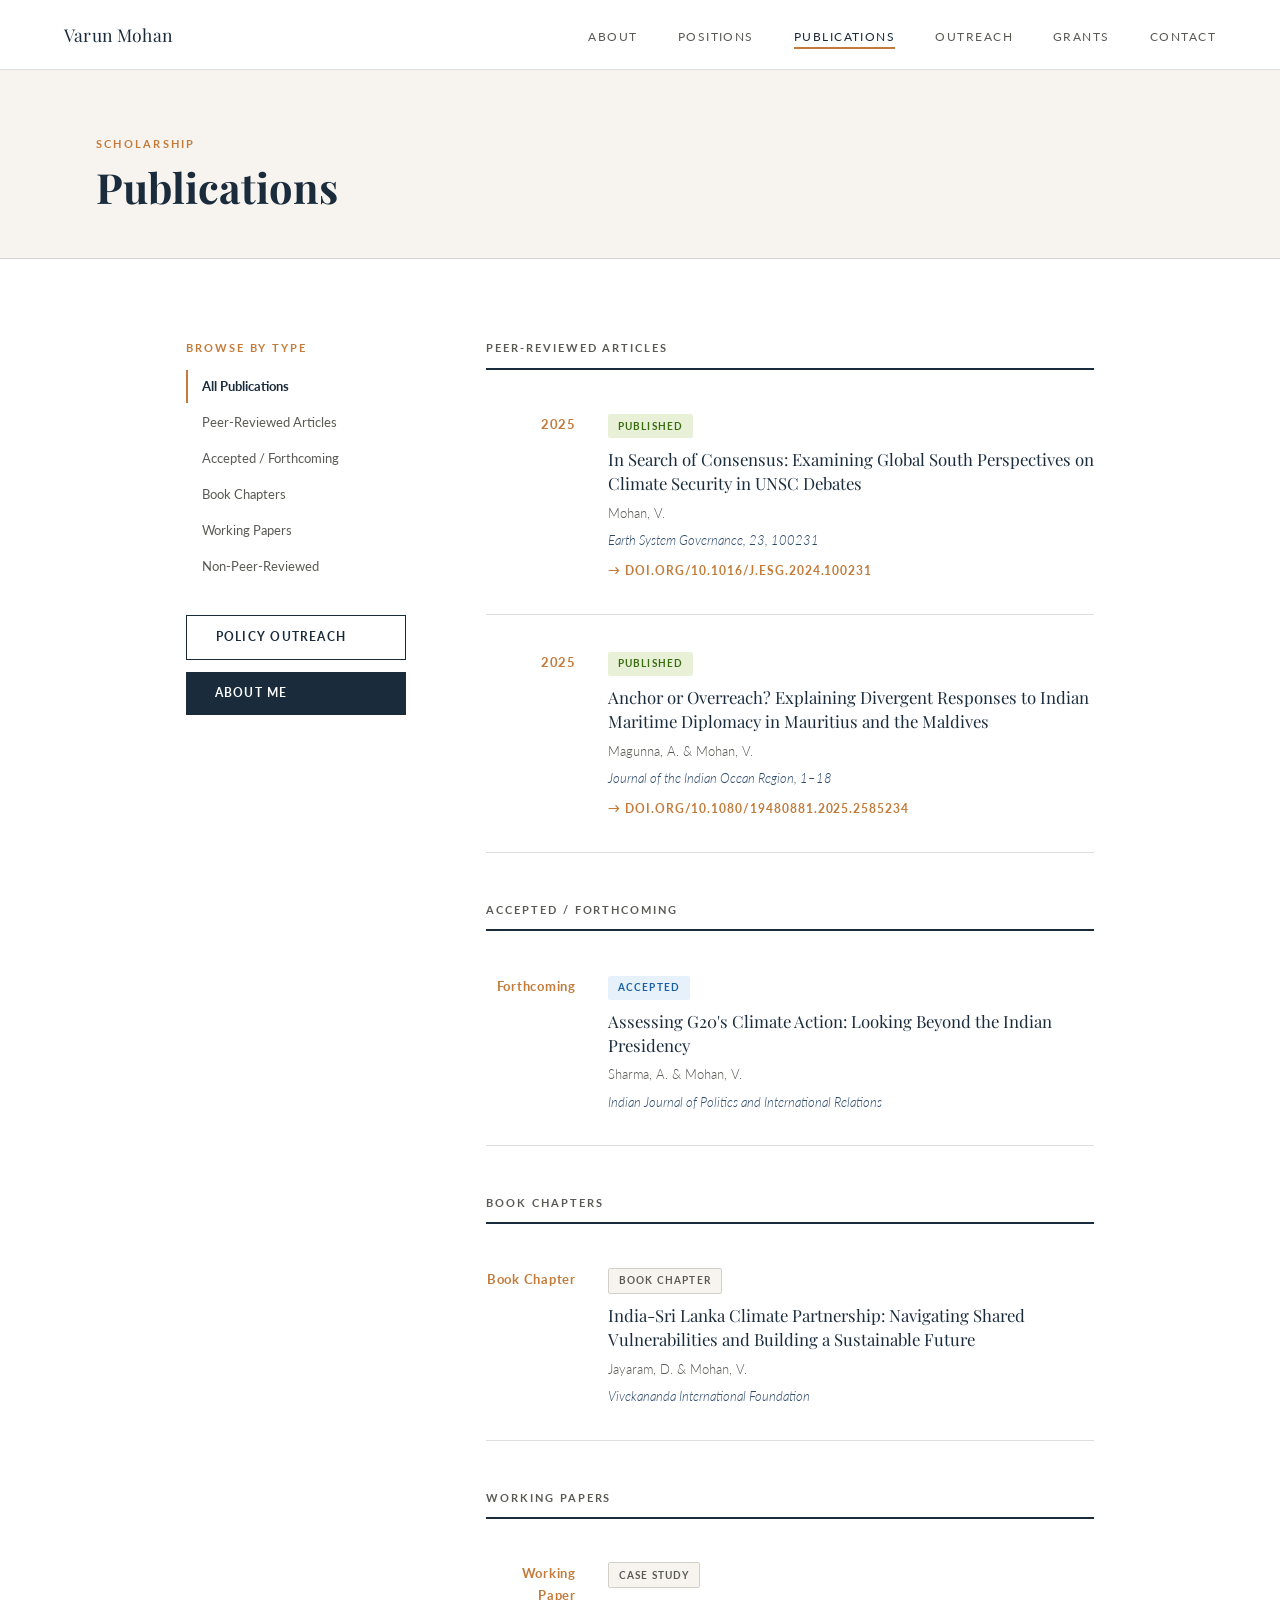
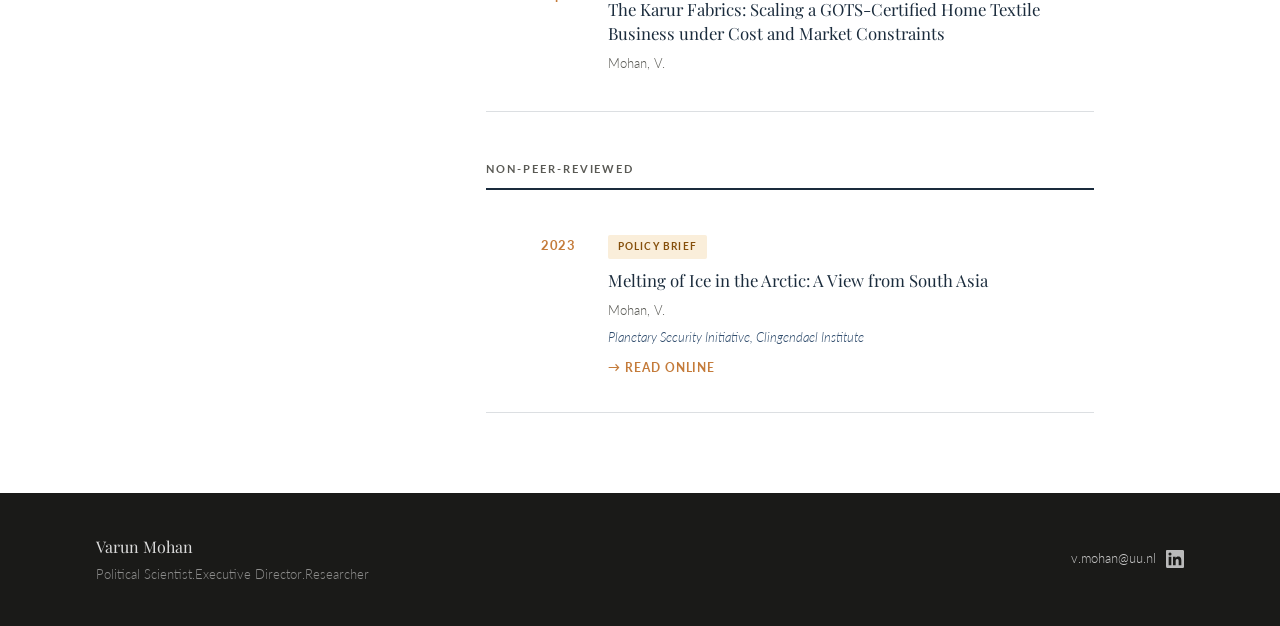
<file: publications.html>
<!DOCTYPE html>
<html lang="en">
<head>
<meta charset="UTF-8">
<meta name="viewport" content="width=device-width, initial-scale=1.0">
<title>Publications — Varun Mohan</title>
<link rel="stylesheet" href="style.css">
<style>
  .pub-layout {
    padding: 5rem 6rem;
    max-width: 1100px;
    margin: 0 auto;
    display: grid;
    grid-template-columns: 220px 1fr;
    gap: 5rem;
    align-items: start;
  }

  /* Sidebar filters */
  .pub-sidebar {
    position: sticky;
    top: 100px;
  }

  .filter-group {
    margin-bottom: 2rem;
  }

  .filter-label {
    font-size: 0.67rem;
    font-weight: 700;
    letter-spacing: 0.18em;
    text-transform: uppercase;
    color: var(--accent);
    margin-bottom: 0.75rem;
    display: block;
  }

  .filter-btn {
    display: block;
    width: 100%;
    text-align: left;
    padding: 0.55rem 0.85rem;
    font-size: 0.82rem;
    color: var(--text-muted);
    cursor: pointer;
    background: none;
    border: none;
    border-left: 2px solid transparent;
    font-family: 'Lato', sans-serif;
    transition: all 0.18s;
    margin-bottom: 0.15rem;
  }
  .filter-btn:hover { color: var(--deep); border-left-color: var(--warm); }
  .filter-btn.active { color: var(--deep); font-weight: 700; border-left-color: var(--accent); }

  .sidebar-cta {
    margin-top: 2rem;
    display: flex;
    flex-direction: column;
    gap: 0.75rem;
  }

  /* Publication list */
  .pub-list {}

  .pub-section-title {
    font-size: 0.68rem;
    font-weight: 700;
    letter-spacing: 0.18em;
    text-transform: uppercase;
    color: var(--text-muted);
    padding-bottom: 0.6rem;
    border-bottom: 2px solid var(--deep);
    margin-bottom: 0.5rem;
    margin-top: 3rem;
  }

  .pub-section-title:first-child { margin-top: 0; }

  .pub-item {
    display: grid;
    grid-template-columns: 90px 1fr;
    gap: 2rem;
    padding: 2rem 0;
    border-bottom: 1px solid var(--border);
    align-items: start;
  }

  .pub-year {
    font-size: 0.8rem;
    font-weight: 700;
    letter-spacing: 0.06em;
    color: var(--accent);
    padding-top: 0.3rem;
    text-align: right;
  }

  .pub-badge {
    display: inline-block;
    font-size: 0.63rem;
    font-weight: 700;
    letter-spacing: 0.12em;
    text-transform: uppercase;
    padding: 0.2rem 0.6rem;
    margin-bottom: 0.65rem;
    border-radius: 2px;
  }
  .badge-published { background: #e8f0d8; color: #3b6d11; }
  .badge-accepted  { background: #e6f1fb; color: #185fa5; }
  .badge-policy    { background: #faeeda; color: #854f0b; }
  .badge-working   { background: #f7f4ef; color: #5a5a55; border: 1px solid #d3d1c7; }

  .pub-title {
    font-family: 'Playfair Display', serif;
    font-size: 1.05rem;
    color: var(--deep);
    margin-bottom: 0.4rem;
    line-height: 1.4;
  }

  .pub-authors {
    font-size: 0.83rem;
    color: var(--text-muted);
    margin-bottom: 0.3rem;
  }

  .pub-journal {
    font-size: 0.83rem;
    color: var(--mid);
    font-style: italic;
  }

  .pub-link {
    display: inline-block;
    margin-top: 0.6rem;
    font-size: 0.74rem;
    font-weight: 700;
    letter-spacing: 0.08em;
    text-transform: uppercase;
    color: var(--accent);
    text-decoration: none;
  }
  .pub-link:hover { text-decoration: underline; }

  @media (max-width: 900px) {
    .pub-layout { grid-template-columns: 1fr; padding: 3rem 2rem; gap: 2rem; }
    .pub-sidebar { position: static; }
    .pub-item { grid-template-columns: 70px 1fr; gap: 1rem; }
  }
</style>
</head>
<body>

<nav>
  <a href="index.html" class="nav-brand">Varun Mohan</a>
  <ul class="nav-links">
    <li><a href="about.html">About</a></li>
    <li><a href="positions.html">Positions</a></li>
    <li><a href="publications.html" class="active">Publications</a></li>
    <li><a href="outreach.html">Outreach</a></li>
    <li><a href="grants.html">Grants</a></li>
    <li><a href="mailto:varun.mohan@reva.edu.in">Contact</a></li>
  </ul>
</nav>

<div class="page-wrapper">
  <div class="page-header">
    <p class="page-eyebrow fade-up">Scholarship</p>
    <h1 class="page-title fade-up delay-1">Publications</h1>
  </div>

  <div class="pub-layout">

    <!-- Sidebar -->
    <aside class="pub-sidebar fade-up delay-2">
      <div class="filter-group">
        <span class="filter-label">Browse by type</span>
        <button class="filter-btn active" onclick="filter('all', this)">All Publications</button>
        <button class="filter-btn" onclick="filter('peer', this)">Peer-Reviewed Articles</button>
        <button class="filter-btn" onclick="filter('accepted', this)">Accepted / Forthcoming</button>
        <button class="filter-btn" onclick="filter('chapter', this)">Book Chapters</button>
        <button class="filter-btn" onclick="filter('working', this)">Working Papers</button>
        <button class="filter-btn" onclick="filter('policy', this)">Non-Peer-Reviewed</button>
      </div>
      <div class="sidebar-cta">
        <a href="outreach.html" class="btn-outline">Policy Outreach</a>
        <a href="about.html" class="btn-primary">About Me</a>
      </div>
    </aside>

    <!-- Publications -->
    <div class="pub-list fade-up delay-3">

      <!-- PEER REVIEWED -->
      <p class="pub-section-title" data-group="peer">Peer-Reviewed Articles</p>

      <div class="pub-item" data-type="peer">
        <div class="pub-year">2025</div>
        <div>
          <span class="pub-badge badge-published">Published</span>
          <p class="pub-title">In Search of Consensus: Examining Global South Perspectives on Climate Security in UNSC Debates</p>
          <p class="pub-authors">Mohan, V.</p>
          <p class="pub-journal">Earth System Governance, 23, 100231</p>
          <a href="https://doi.org/10.1016/j.esg.2024.100231" target="_blank" class="pub-link">→ doi.org/10.1016/j.esg.2024.100231</a>
        </div>
      </div>

      <div class="pub-item" data-type="peer">
        <div class="pub-year">2025</div>
        <div>
          <span class="pub-badge badge-published">Published</span>
          <p class="pub-title">Anchor or Overreach? Explaining Divergent Responses to Indian Maritime Diplomacy in Mauritius and the Maldives</p>
          <p class="pub-authors">Magunna, A. &amp; Mohan, V.</p>
          <p class="pub-journal">Journal of the Indian Ocean Region, 1–18</p>
          <a href="https://doi.org/10.1080/19480881.2025.2585234" target="_blank" class="pub-link">→ doi.org/10.1080/19480881.2025.2585234</a>
        </div>
      </div>

      <!-- ACCEPTED -->
      <p class="pub-section-title" data-group="accepted">Accepted / Forthcoming</p>

      <div class="pub-item" data-type="accepted">
        <div class="pub-year">Forthcoming</div>
        <div>
          <span class="pub-badge badge-accepted">Accepted</span>
          <p class="pub-title">Assessing G20's Climate Action: Looking Beyond the Indian Presidency</p>
          <p class="pub-authors">Sharma, A. &amp; Mohan, V.</p>
          <p class="pub-journal">Indian Journal of Politics and International Relations</p>
        </div>
      </div>

      <!-- BOOK CHAPTERS -->
      <p class="pub-section-title" data-group="chapter">Book Chapters</p>

      <div class="pub-item" data-type="chapter">
        <div class="pub-year">Book Chapter</div>
        <div>
          <span class="pub-badge badge-working">Book Chapter</span>
          <p class="pub-title">India-Sri Lanka Climate Partnership: Navigating Shared Vulnerabilities and Building a Sustainable Future</p>
          <p class="pub-authors">Jayaram, D. &amp; Mohan, V.</p>
          <p class="pub-journal">Vivekananda International Foundation</p>
        </div>
      </div>

      <!-- WORKING PAPERS -->
      <p class="pub-section-title" data-group="working">Working Papers</p>

      <div class="pub-item" data-type="working">
        <div class="pub-year">Working Paper</div>
        <div>
          <span class="pub-badge badge-working">Case Study</span>
          <p class="pub-title">The Karur Fabrics: Scaling a GOTS-Certified Home Textile Business under Cost and Market Constraints</p>
          <p class="pub-authors">Mohan, V.</p>
        </div>
      </div>

      <!-- NON-PEER-REVIEWED -->
      <p class="pub-section-title" data-group="policy">Non-Peer-Reviewed</p>

      <div class="pub-item" data-type="policy">
        <div class="pub-year">2023</div>
        <div>
          <span class="pub-badge badge-policy">Policy Brief</span>
          <p class="pub-title">Melting of Ice in the Arctic: A View from South Asia</p>
          <p class="pub-authors">Mohan, V.</p>
          <p class="pub-journal">Planetary Security Initiative, Clingendael Institute</p>
          <a href="https://www.planetarysecurityinitiative.org/news/melting-ice-arctic-view-southasia" target="_blank" class="pub-link">→ Read online</a>
        </div>
      </div>

    </div>
  </div>
</div>

<footer>
  <div>
    <p class="footer-name">Varun Mohan</p>
    <p>Political Scientist.Executive Director.Researcher</p>
  </div>
  <div style="text-align:right;">
  <div class="footer-contact-row">
    <p><a href="mailto:v.mohan@uu.nl">v.mohan@uu.nl</a></p>
    <a href="https://www.linkedin.com/in/varun-mohan-08917125/"
       target="_blank"
       rel="noopener noreferrer"
       title="LinkedIn Profile"
       class="footer-linkedin">
      <svg xmlns="http://www.w3.org/2000/svg" width="18" height="18" viewBox="0 0 24 24" fill="#ffffff">
        <path d="M20.447 20.452h-3.554v-5.569c0-1.328-.027-3.037-1.852-3.037-1.853 0-2.136 1.445-2.136 2.939v5.667H9.351V9h3.414v1.561h.046c.477-.9 1.637-1.85 3.37-1.85 3.601 0 4.267 2.37 4.267 5.455v6.286zM5.337 7.433a2.062 2.062 0 0 1-2.063-2.065 2.064 2.064 0 1 1 2.063 2.065zm1.782 13.019H3.555V9h3.564v11.452zM22.225 0H1.771C.792 0 0 .774 0 .729v20.542C0 23.227.792 24 1.771 24h20.451C23.2 24 24 23.227 24 22.271V1.729C24 .774 23.2 0 22.222 0h.003z"/>
      </svg>
    </a>
  </div>
</div>
</footer>

<script>
function filter(type, btn) {
  document.querySelectorAll('.filter-btn').forEach(b => b.classList.remove('active'));
  btn.classList.add('active');

  document.querySelectorAll('.pub-item').forEach(item => {
    item.style.display = (type === 'all' || item.dataset.type === type) ? 'grid' : 'none';
  });

  document.querySelectorAll('.pub-section-title').forEach(sec => {
    if (type === 'all') {
      sec.style.display = 'block';
    } else {
      sec.style.display = (sec.dataset.group === type) ? 'block' : 'none';
    }
  });
}
</script>
</body>
</html>
</file>
<file: style.css>
@import url('https://fonts.googleapis.com/css2?family=Playfair+Display:ital,wght@0,400;0,600;1,400&family=Lato:wght@300;400;700&display=swap');

*, *::before, *::after { box-sizing: border-box; margin: 0; padding: 0; }

:root {
  --deep: #1a2b3c;
  --mid: #2d4a6b;
  --accent: #c47b3a;
  --light-bg: #f7f4ef;
  --warm: #e8e2d8;
  --text: #1a1a18;
  --text-muted: #5a5a55;
  --white: #ffffff;
  --border: rgba(26,43,60,0.15);
}

html { scroll-behavior: smooth; }

body {
  font-family: 'Lato', sans-serif;
  font-weight: 300;
  color: var(--text);
  background: var(--white);
  line-height: 1.7;
  min-height: 100vh;
}

/* NAV */
nav {
  position: fixed;
  top: 0; left: 0; right: 0;
  z-index: 100;
  display: flex;
  align-items: center;
  justify-content: space-between;
  padding: 0 4rem;
  height: 70px;
  background: rgba(255,255,255,0.97);
  backdrop-filter: blur(8px);
  border-bottom: 1px solid var(--border);
}

.nav-brand {
  font-family: 'Playfair Display', serif;
  font-size: 1.1rem;
  color: var(--deep);
  text-decoration: none;
  letter-spacing: 0.01em;
}

.nav-links {
  display: flex;
  gap: 2.5rem;
  list-style: none;
}

.nav-links a {
  font-size: 0.76rem;
  font-weight: 400;
  letter-spacing: 0.12em;
  text-transform: uppercase;
  color: var(--text-muted);
  text-decoration: none;
  transition: color 0.2s;
  padding-bottom: 3px;
  border-bottom: 2px solid transparent;
}

.nav-links a:hover { color: var(--accent); }
.nav-links a.active {
  color: var(--deep);
  border-bottom-color: var(--accent);
}

/* PAGE WRAPPER */
.page-wrapper {
  padding-top: 70px;
  min-height: 100vh;
}

/* PAGE HEADER BAND */
.page-header {
  background: var(--light-bg);
  padding: 4rem 6rem 3rem;
  border-bottom: 1px solid var(--border);
}

.page-eyebrow {
  font-size: 0.7rem;
  font-weight: 700;
  letter-spacing: 0.2em;
  text-transform: uppercase;
  color: var(--accent);
  margin-bottom: 0.6rem;
}

.page-title {
  font-family: 'Playfair Display', serif;
  font-size: 2.6rem;
  color: var(--deep);
  line-height: 1.15;
}

/* BUTTONS */
.btn-primary {
  display: inline-block;
  padding: 0.7rem 1.8rem;
  background: var(--deep);
  color: var(--white);
  font-size: 0.76rem;
  font-weight: 700;
  letter-spacing: 0.1em;
  text-transform: uppercase;
  text-decoration: none;
  transition: background 0.2s, transform 0.15s;
}
.btn-primary:hover { background: var(--mid); transform: translateY(-1px); }

.btn-outline {
  display: inline-block;
  padding: 0.7rem 1.8rem;
  border: 1.5px solid var(--deep);
  color: var(--deep);
  font-size: 0.76rem;
  font-weight: 700;
  letter-spacing: 0.1em;
  text-transform: uppercase;
  text-decoration: none;
  transition: all 0.2s;
}
.btn-outline:hover { background: var(--deep); color: var(--white); transform: translateY(-1px); }

.btn-accent {
  display: inline-block;
  padding: 0.7rem 1.8rem;
  border: 1.5px solid var(--accent);
  color: var(--accent);
  font-size: 0.76rem;
  font-weight: 700;
  letter-spacing: 0.1em;
  text-transform: uppercase;
  text-decoration: none;
  transition: all 0.2s;
}
.btn-accent:hover { background: var(--accent); color: var(--white); transform: translateY(-1px); }

/* FOOTER */
footer {
  background: var(--text);
  color: rgba(255,255,255,0.5);
  padding: 2.5rem 6rem;
  display: flex;
  justify-content: space-between;
  align-items: center;
  font-size: 0.8rem;
  margin-top: auto;
}
footer a { color: rgba(255,255,255,0.75); text-decoration: none; }
footer a:hover { color: var(--accent); }
.footer-name {
  font-family: 'Playfair Display', serif;
  font-size: 1rem;
  color: rgba(255,255,255,0.85);
  margin-bottom: 0.25rem;
}

/* SECTION LABEL / TITLE helpers */
.section-label {
  font-size: 0.7rem;
  font-weight: 700;
  letter-spacing: 0.2em;
  text-transform: uppercase;
  color: var(--accent);
  margin-bottom: 0.5rem;
}
.section-title {
  font-family: 'Playfair Display', serif;
  font-size: 1.8rem;
  color: var(--deep);
  margin-bottom: 2rem;
}

/* Fade-up animation */
@keyframes fadeUp {
  from { opacity: 0; transform: translateY(20px); }
  to   { opacity: 1; transform: translateY(0); }
}
.fade-up { animation: fadeUp 0.6s ease both; }
.delay-1 { animation-delay: 0.1s; }
.delay-2 { animation-delay: 0.22s; }
.delay-3 { animation-delay: 0.34s; }
.delay-4 { animation-delay: 0.46s; }

/* LinkedIn icon in footer */
.footer-linkedin {
  display: inline-flex;
  align-items: center;
  opacity: 0.7;
  transition: opacity 0.2s, transform 0.2s;
  vertical-align: middle;
}

.footer-linkedin:hover {
  opacity: 1;
  transform: translateY(-1px);
}

.footer-linkedin svg {
  display: block;
}

.footer-contact-row {
  display: flex;
  align-items: center;
  justify-content: flex-end;
  gap: 0.6rem;
}

/* Responsive nav */
@media (max-width: 900px) {
  nav { padding: 0 2rem; }
  .nav-links { gap: 1.2rem; }
  .nav-links a { font-size: 0.7rem; letter-spacing: 0.08em; }
  .page-header { padding: 3rem 2rem 2rem; }
  footer { padding: 2rem; flex-direction: column; gap: 1rem; text-align: center; }
}
@media (max-width: 600px) {
  .nav-links { display: none; }
}
</file>
